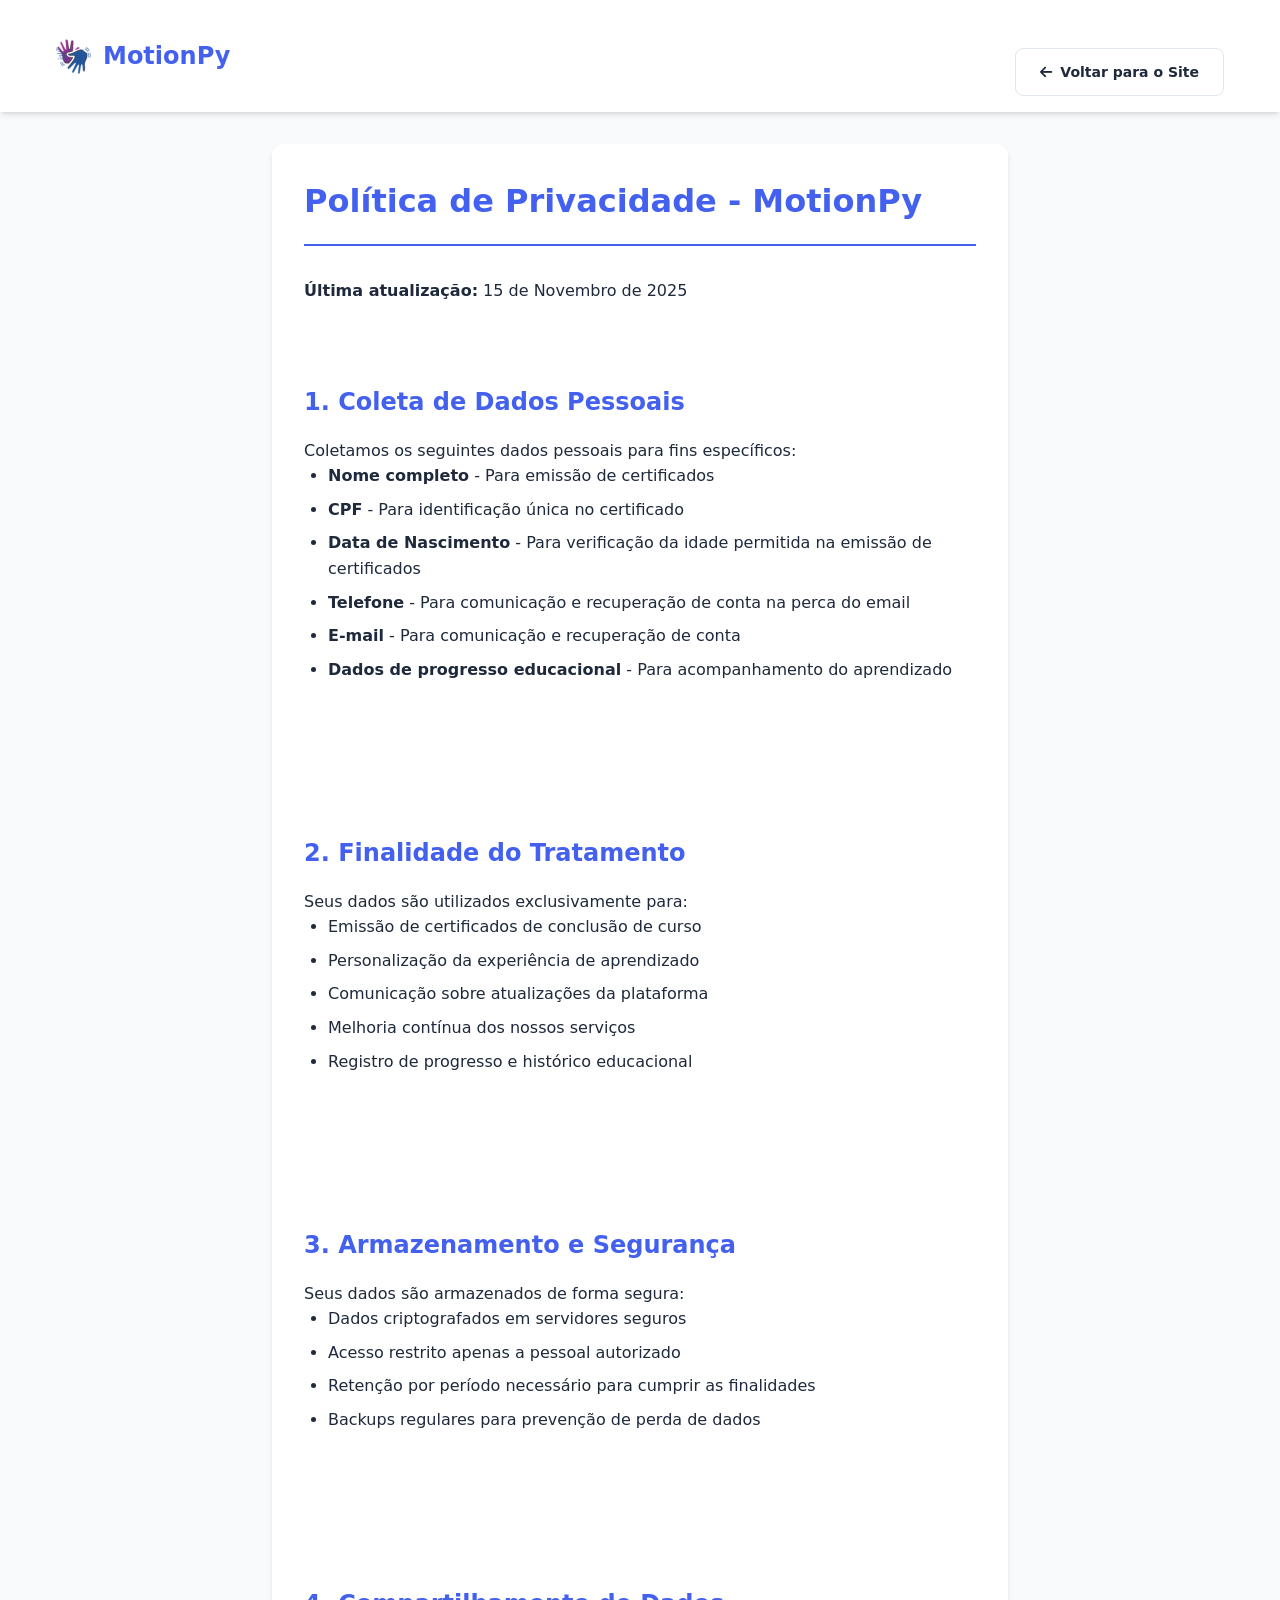
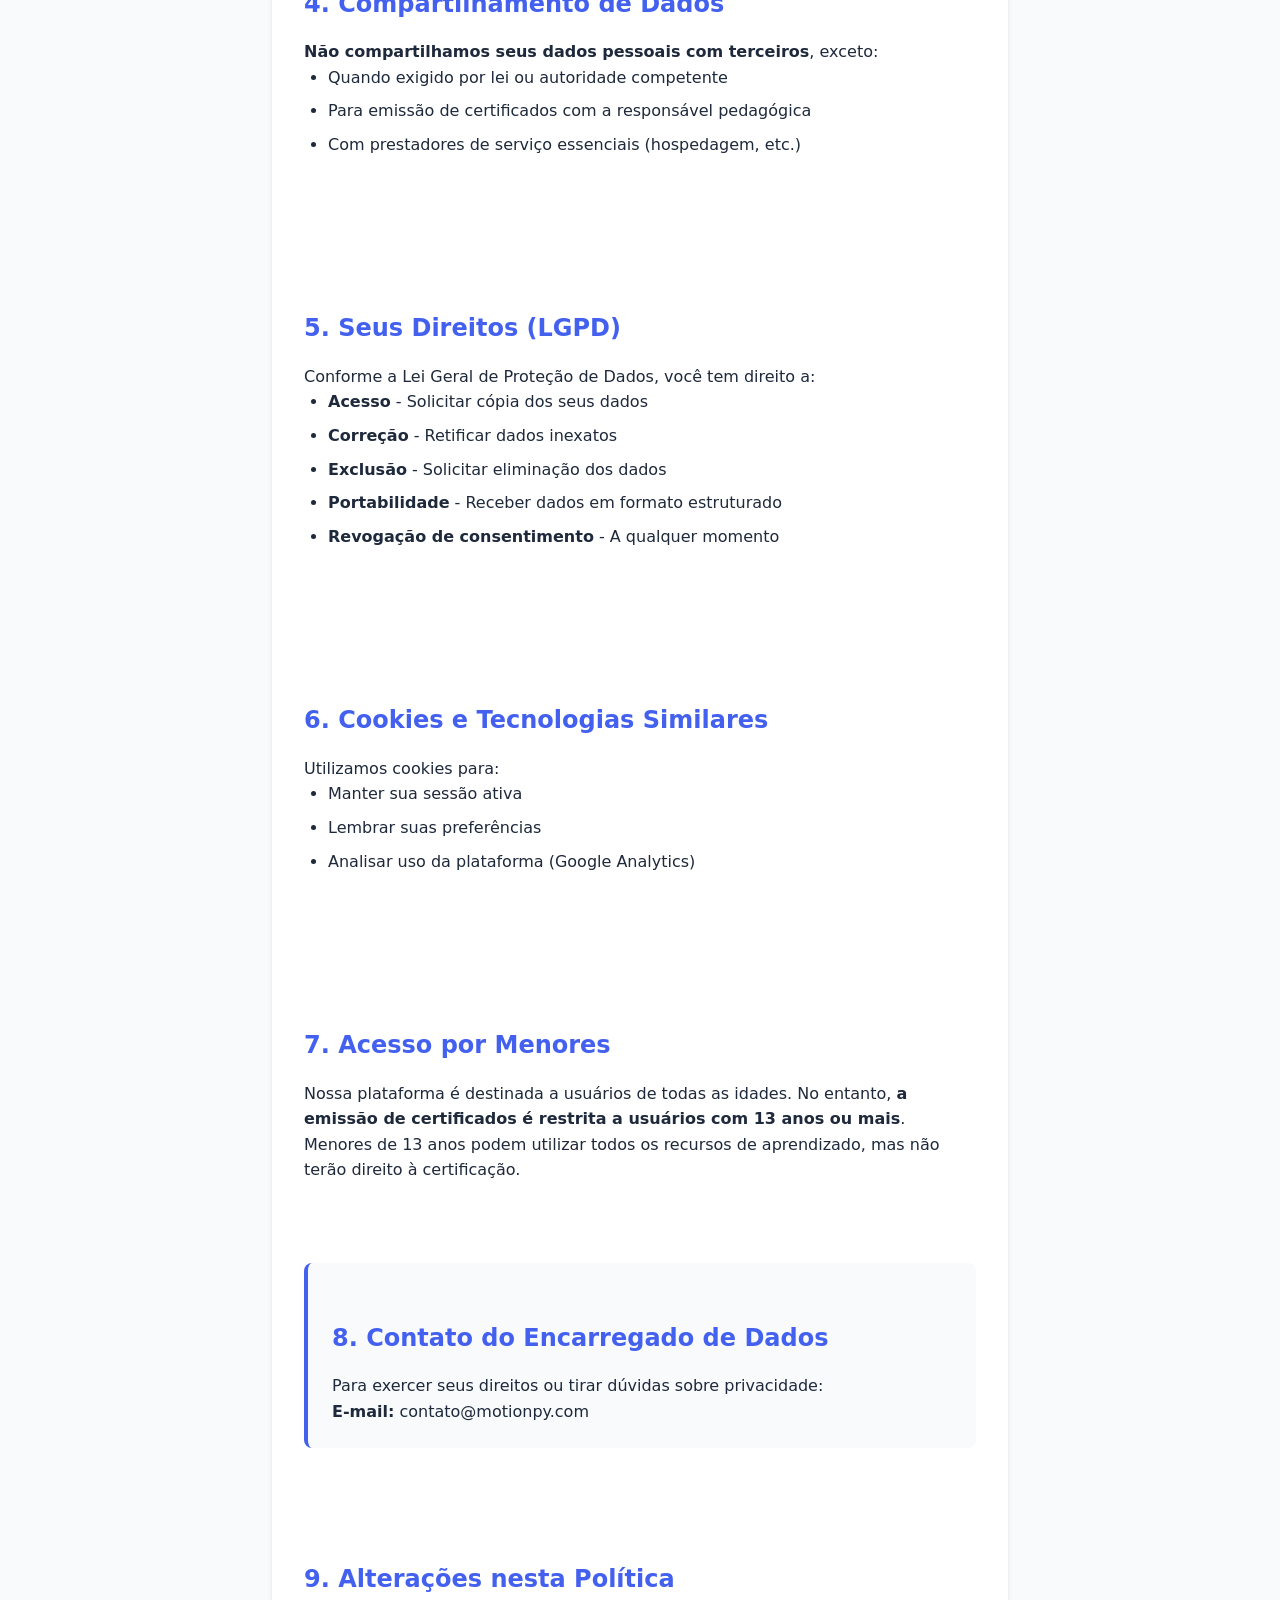
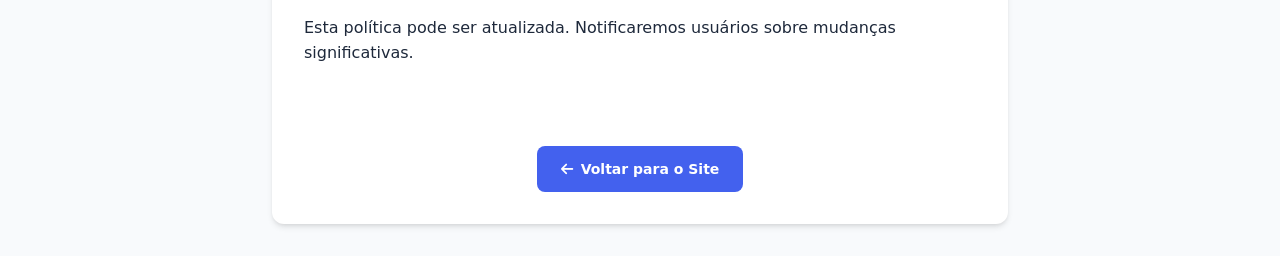
<file: Motionpy/frontend/privacidade.html>
<!DOCTYPE html>
<html lang="pt-BR">
<head>
    <meta charset="UTF-8">
    <meta name="viewport" content="width=device-width, initial-scale=1.0">
    <title>Política de Privacidade - MotionPy</title>
    <link rel="stylesheet" href="style.css">
    <link rel="stylesheet" href="https://cdnjs.cloudflare.com/ajax/libs/font-awesome/6.4.0/css/all.min.css">
    <style>
        .privacy-container {
            max-width: 800px;
            margin: 0 auto;
            padding: 2rem;
        }
        .privacy-content {
            background: var(--surface);
            padding: 2rem;
            border-radius: var(--radius-lg);
            box-shadow: var(--shadow);
        }
        .privacy-content h1 {
            color: var(--primary);
            border-bottom: 2px solid var(--primary);
            padding-bottom: 1rem;
            margin-bottom: 2rem;
        }
        .privacy-content h2 {
            color: var(--primary);
            margin-top: 2rem;
            margin-bottom: 1rem;
        }
        .privacy-content ul {
            padding-left: 1.5rem;
            margin-bottom: 1.5rem;
        }
        .privacy-content li {
            margin-bottom: 0.5rem;
        }
        .contact-info {
            background: var(--background);
            padding: 1.5rem;
            border-radius: var(--radius);
            border-left: 4px solid var(--primary);
            margin: 2rem 0;
        }
        .back-button {
            margin-top: 2rem;
            text-align: center;
        }
    </style>
</head>
<body>
        <!--V libras-->
    <div vw class="enabled">
        <div vw-access-button class="active"></div>
        <div vw-plugin-wrapper>
            <div class="vw-plugin-top-wrapper"></div>
        </div>
    </div>
    
    <script src="https://vlibras.gov.br/app/vlibras-plugin.js"></script>
    
    <script>
        new window.VLibras.Widget('https://vlibras.gov.br/app');
    </script>
    <header>
        <div class="container">
            <div class="header-content">
                <a href="index.html" class="logo">
                    <img src="imagens/logo.png" alt="MotionPy Logo">
                    <span>MotionPy</span>
                </a>
                <div class="back-button">
                    <a href="index.html" class="btn btn-outline">
                        <i class="fas fa-arrow-left"></i>
                        Voltar para o Site
                    </a>
                </div>
            </div>
        </div>
    </header>

    <main class="container">
        <div class="privacy-container">
            <div class="privacy-content">
                <h1>Política de Privacidade - MotionPy</h1>
                <p class="last-updated"><strong>Última atualização:</strong> 15 de Novembro de 2025</p>

                <div class="section">
                    <h2>1. Coleta de Dados Pessoais</h2>
                    <p>Coletamos os seguintes dados pessoais para fins específicos:</p>
                    <ul>
                        <li><strong>Nome completo</strong> - Para emissão de certificados</li>
                        <li><strong>CPF</strong> - Para identificação única no certificado</li>
                        <li><strong>Data de Nascimento</strong> - Para verificação da idade permitida na emissão de certificados</li>
                        <li><strong>Telefone</strong> - Para comunicação e recuperação de conta na perca do email</li>
                        <li><strong>E-mail</strong> - Para comunicação e recuperação de conta</li>
                        <li><strong>Dados de progresso educacional</strong> - Para acompanhamento do aprendizado</li>
                    </ul>
                </div>

                <div class="section">
                    <h2>2. Finalidade do Tratamento</h2>
                    <p>Seus dados são utilizados exclusivamente para:</p>
                    <ul>
                        <li>Emissão de certificados de conclusão de curso</li>
                        <li>Personalização da experiência de aprendizado</li>
                        <li>Comunicação sobre atualizações da plataforma</li>
                        <li>Melhoria contínua dos nossos serviços</li>
                        <li>Registro de progresso e histórico educacional</li>
                    </ul>
                </div>

                <div class="section">
                    <h2>3. Armazenamento e Segurança</h2>
                    <p>Seus dados são armazenados de forma segura:</p>
                    <ul>
                        <li>Dados criptografados em servidores seguros</li>
                        <li>Acesso restrito apenas a pessoal autorizado</li>
                        <li>Retenção por período necessário para cumprir as finalidades</li>
                        <li>Backups regulares para prevenção de perda de dados</li>
                    </ul>
                </div>

                <div class="section">
                    <h2>4. Compartilhamento de Dados</h2>
                    <p><strong>Não compartilhamos seus dados pessoais com terceiros</strong>, exceto:</p>
                    <ul>
                        <li>Quando exigido por lei ou autoridade competente</li>
                        <li>Para emissão de certificados com a responsável pedagógica</li>
                        <li>Com prestadores de serviço essenciais (hospedagem, etc.)</li>
                    </ul>
                </div>

                <div class="section">
                    <h2>5. Seus Direitos (LGPD)</h2>
                    <p>Conforme a Lei Geral de Proteção de Dados, você tem direito a:</p>
                    <ul>
                        <li><strong>Acesso</strong> - Solicitar cópia dos seus dados</li>
                        <li><strong>Correção</strong> - Retificar dados inexatos</li>
                        <li><strong>Exclusão</strong> - Solicitar eliminação dos dados</li>
                        <li><strong>Portabilidade</strong> - Receber dados em formato estruturado</li>
                        <li><strong>Revogação de consentimento</strong> - A qualquer momento</li>
                    </ul>
                </div>

                <div class="section">
                    <h2>6. Cookies e Tecnologias Similares</h2>
                    <p>Utilizamos cookies para:</p>
                    <ul>
                        <li>Manter sua sessão ativa</li>
                        <li>Lembrar suas preferências</li>
                        <li>Analisar uso da plataforma (Google Analytics)</li>
                    </ul>
                </div>

                <div class="section">
                    <h2>7. Acesso por Menores</h2>
                    <p>Nossa plataforma é destinada a usuários de todas as idades. No entanto, <strong>a emissão de certificados é restrita a usuários com 13 anos ou mais</strong>.</p>
                    <p> Menores de 13 anos podem utilizar todos os recursos de aprendizado, mas não terão direito à certificação.</p>
                </div>

                <div class="contact-info">
                    <h2>8. Contato do Encarregado de Dados</h2>
                    <p>Para exercer seus direitos ou tirar dúvidas sobre privacidade:</p>
                    <p><strong>E-mail:</strong> contato@motionpy.com</p>
                </div>

                <div class="section">
                    <h2>9. Alterações nesta Política</h2>
                    <p>Esta política pode ser atualizada. Notificaremos usuários sobre mudanças significativas.</p>
                </div>

                <div class="back-button">
                    <a href="index.html" class="btn btn-primary">
                        <i class="fas fa-arrow-left"></i>
                        Voltar para o Site
                    </a>
                </div>
            </div>
        </div>
    </main>
</body>
</html>
</file>
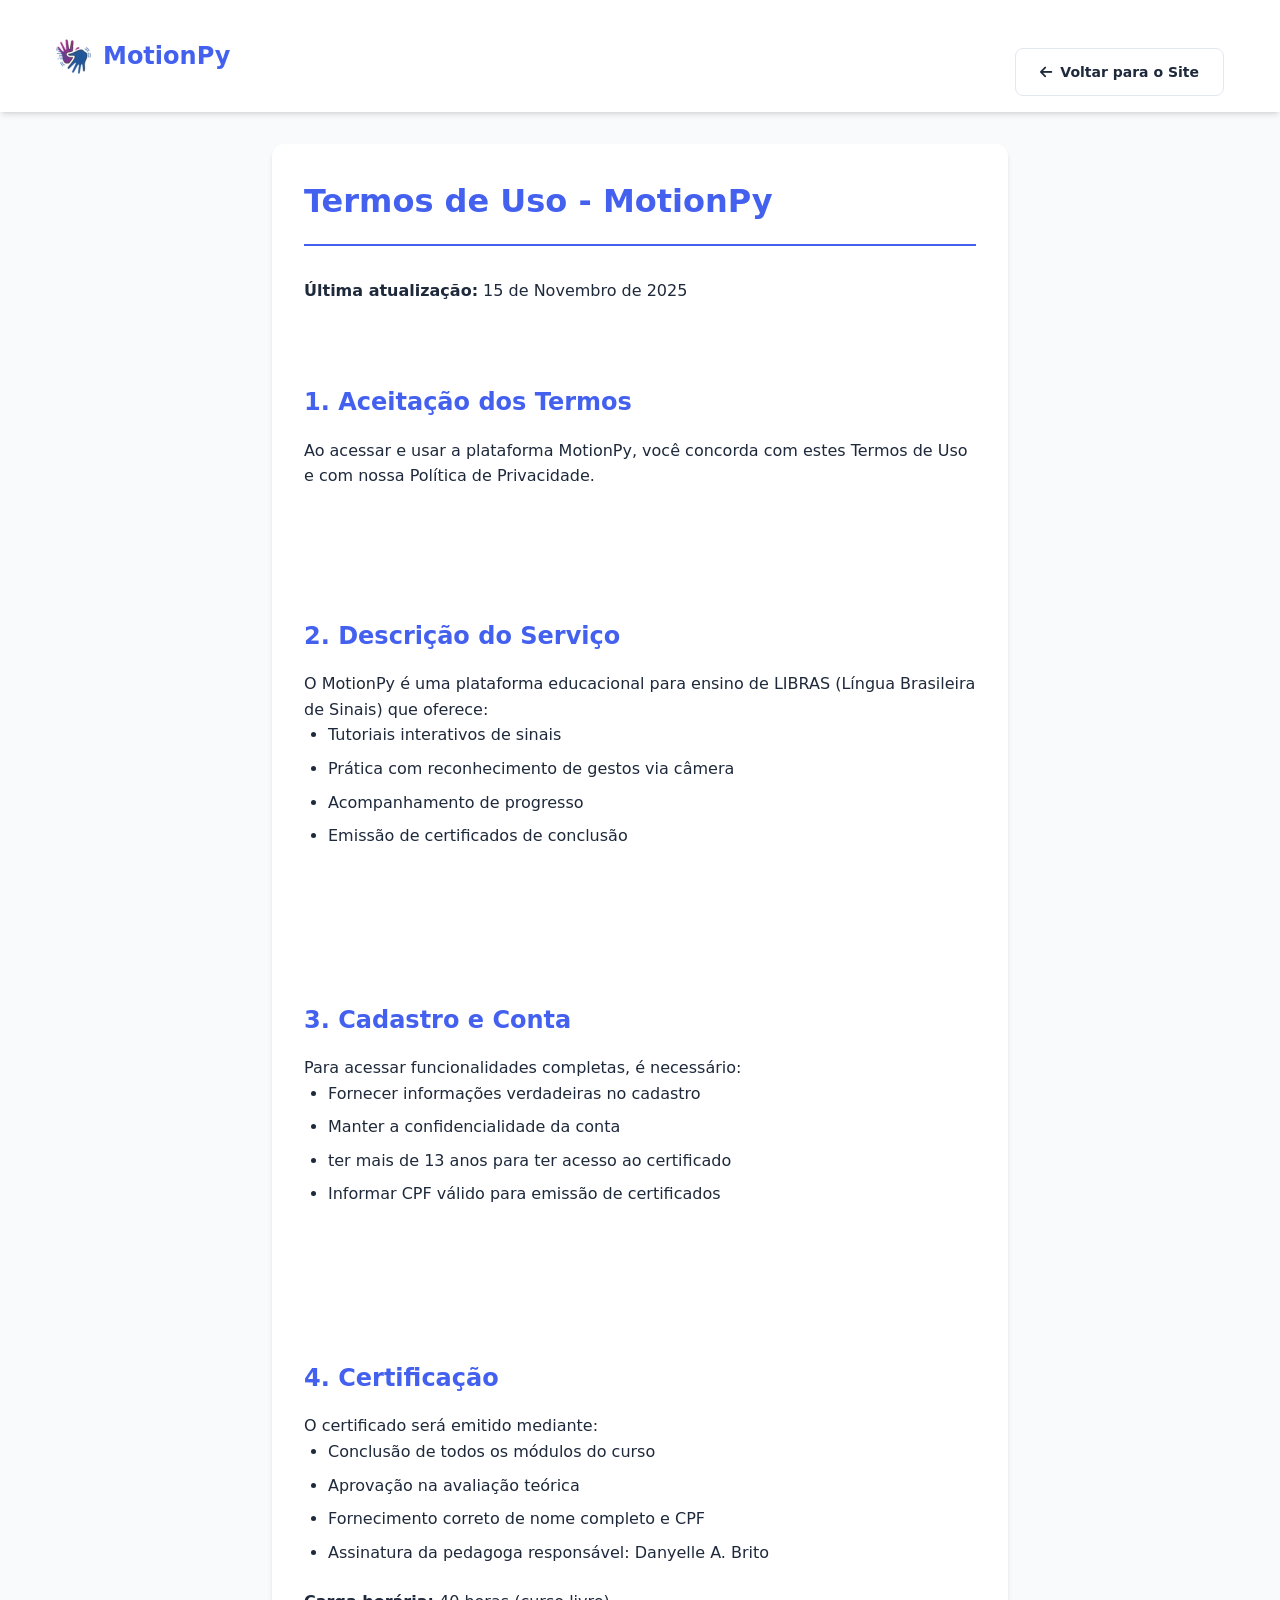
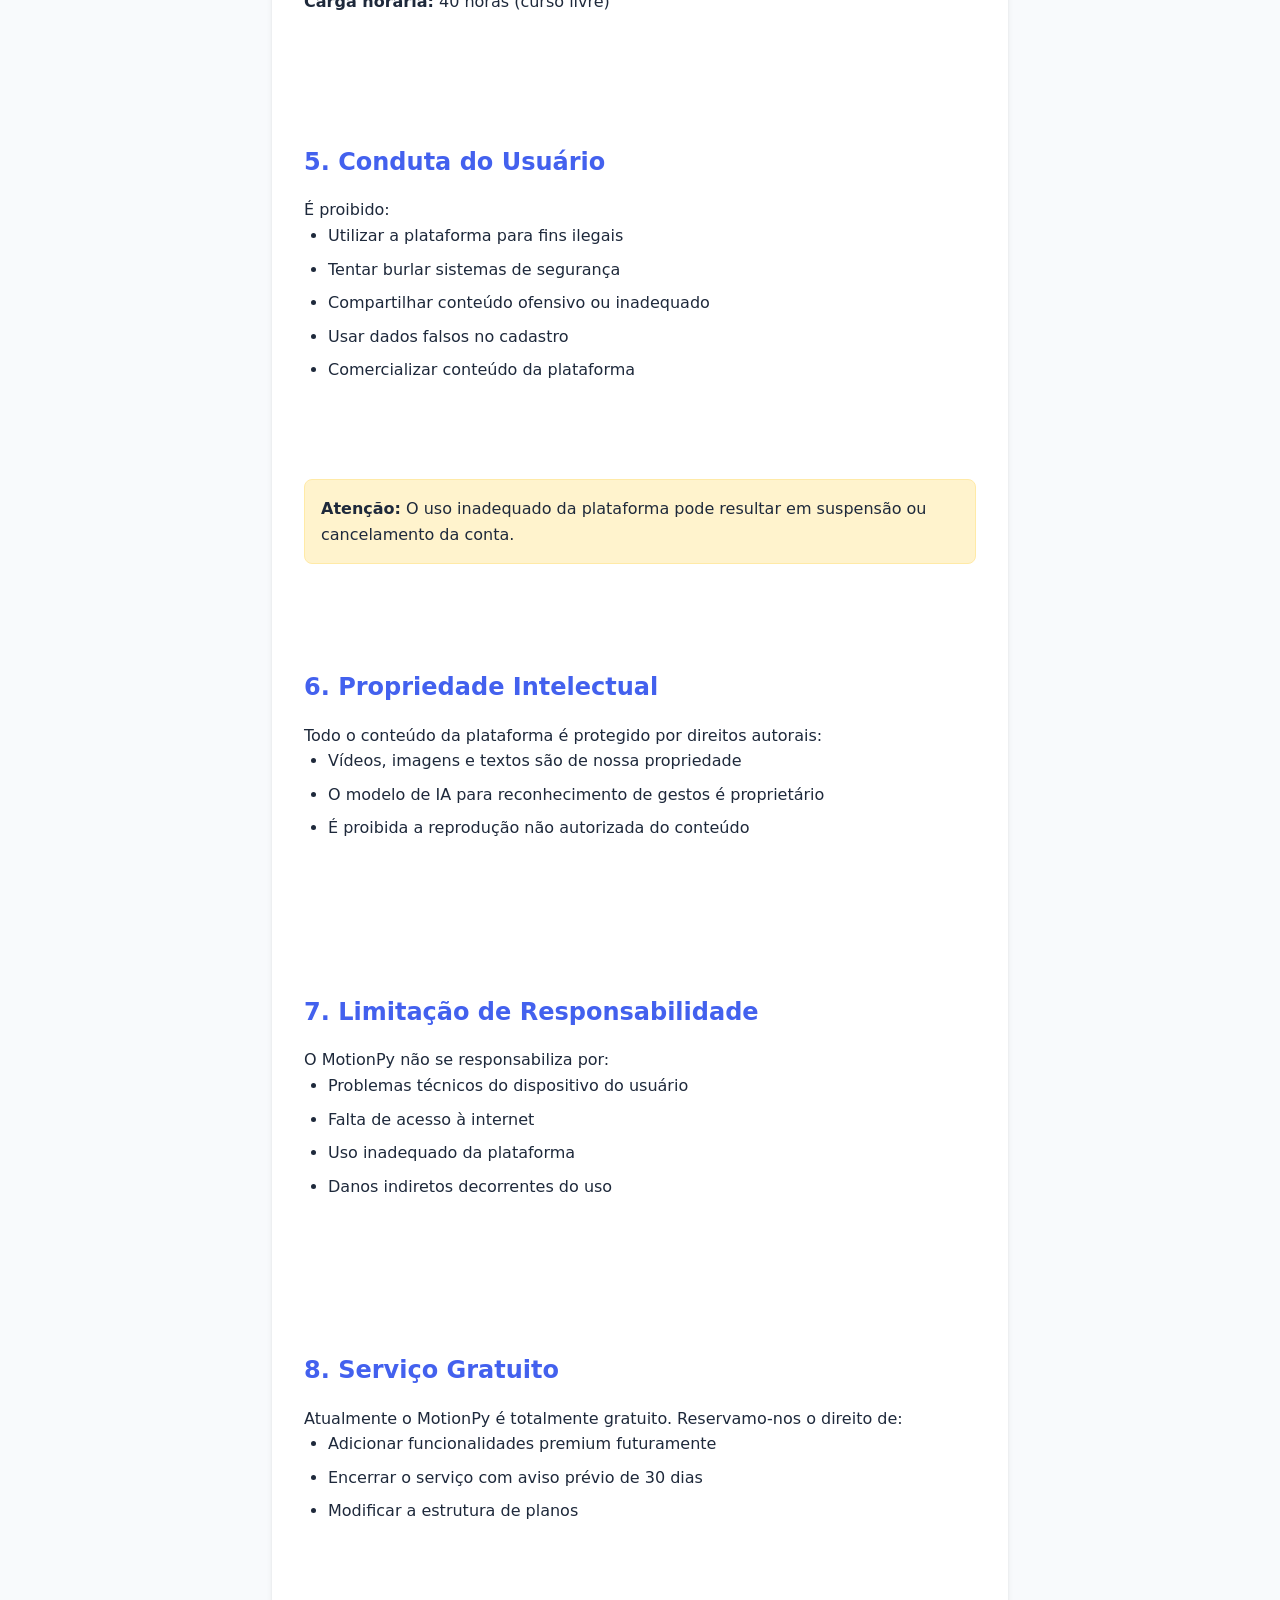
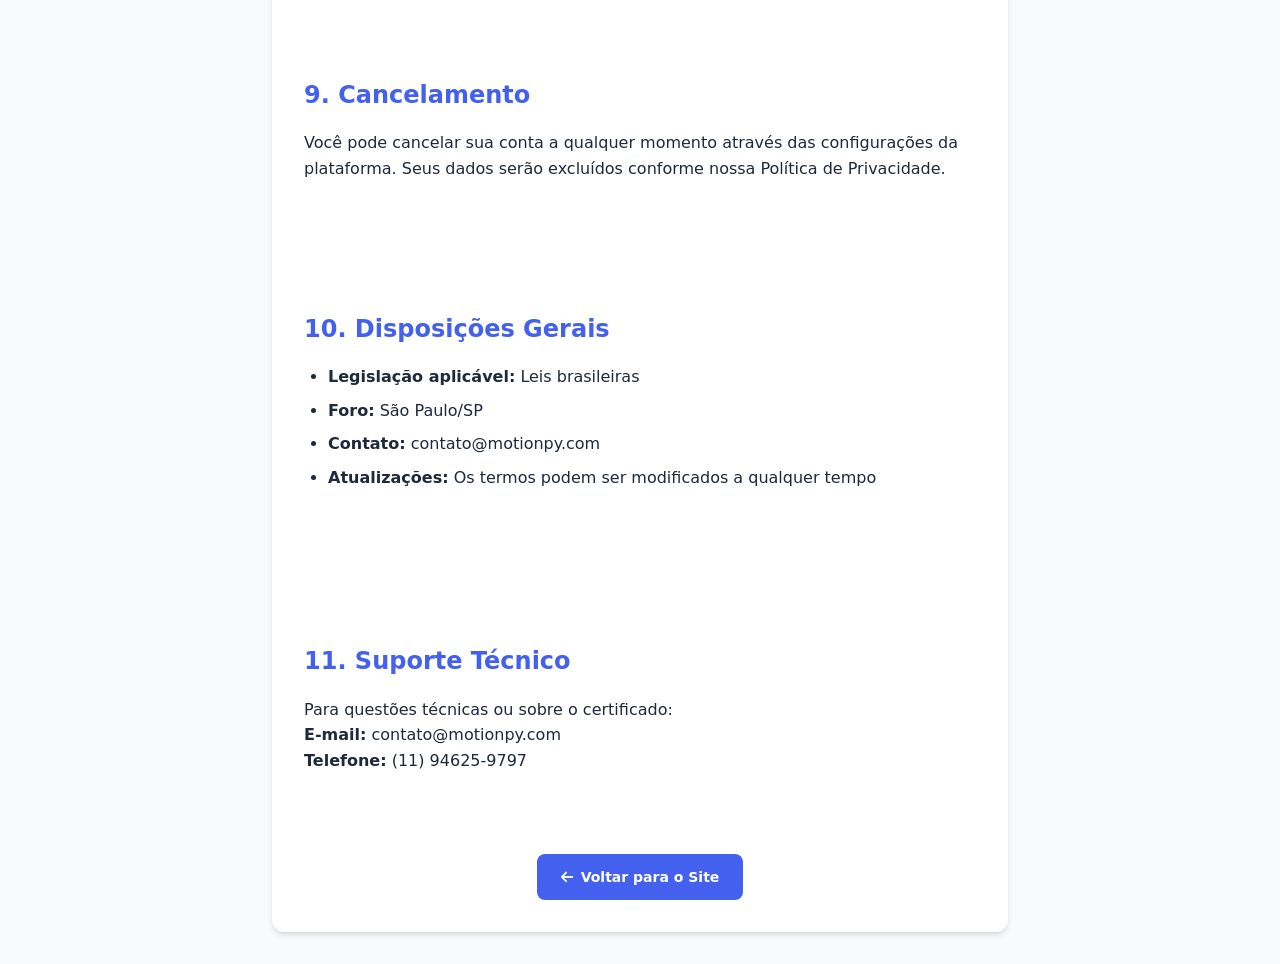
<file: Motionpy/frontend/termos.html>
<!DOCTYPE html>
<html lang="pt-BR">
<head>
    <meta charset="UTF-8">
    <meta name="viewport" content="width=device-width, initial-scale=1.0">
    <title>Termos de Uso - MotionPy</title>
    <link rel="stylesheet" href="style.css">
    <link rel="stylesheet" href="https://cdnjs.cloudflare.com/ajax/libs/font-awesome/6.4.0/css/all.min.css">
    <style>
        .terms-container {
            max-width: 800px;
            margin: 0 auto;
            padding: 2rem;
        }
        .terms-content {
            background: var(--surface);
            padding: 2rem;
            border-radius: var(--radius-lg);
            box-shadow: var(--shadow);
        }
        .terms-content h1 {
            color: var(--primary);
            border-bottom: 2px solid var(--primary);
            padding-bottom: 1rem;
            margin-bottom: 2rem;
        }
        .terms-content h2 {
            color: var(--primary);
            margin-top: 2rem;
            margin-bottom: 1rem;
        }
        .terms-content ul {
            padding-left: 1.5rem;
            margin-bottom: 1.5rem;
        }
        .terms-content li {
            margin-bottom: 0.5rem;
        }
        .warning {
            background: #fff3cd;
            border: 1px solid #ffeaa7;
            padding: 1rem;
            border-radius: var(--radius);
            margin: 1.5rem 0;
        }
        .back-button {
            margin-top: 2rem;
            text-align: center;
        }
    </style>
</head>
<body>
            <!--V libras-->
    <div vw class="enabled">
        <div vw-access-button class="active"></div>
        <div vw-plugin-wrapper>
            <div class="vw-plugin-top-wrapper"></div>
        </div>
    </div>
    
    <script src="https://vlibras.gov.br/app/vlibras-plugin.js"></script>
    
    <script>
        new window.VLibras.Widget('https://vlibras.gov.br/app');
    </script>
    <header>
        <div class="container">
            <div class="header-content">
                <a href="index.html" class="logo">
                    <img src="imagens/logo.png" alt="MotionPy Logo">
                    <span>MotionPy</span>
                </a>
                <div class="back-button">
                    <a href="index.html" class="btn btn-outline">
                        <i class="fas fa-arrow-left"></i>
                        Voltar para o Site
                    </a>
                </div>
            </div>
        </div>
    </header>

    <main class="container">
        <div class="terms-container">
            <div class="terms-content">
                <h1>Termos de Uso - MotionPy</h1>
                <p class="last-updated"><strong>Última atualização:</strong> 15 de Novembro de 2025</p>

                <div class="section">
                    <h2>1. Aceitação dos Termos</h2>
                    <p>Ao acessar e usar a plataforma MotionPy, você concorda com estes Termos de Uso e com nossa Política de Privacidade.</p>
                </div>

                <div class="section">
                    <h2>2. Descrição do Serviço</h2>
                    <p>O MotionPy é uma plataforma educacional para ensino de LIBRAS (Língua Brasileira de Sinais) que oferece:</p>
                    <ul>
                        <li>Tutoriais interativos de sinais</li>
                        <li>Prática com reconhecimento de gestos via câmera</li>
                        <li>Acompanhamento de progresso</li>
                        <li>Emissão de certificados de conclusão</li>
                    </ul>
                </div>

                <div class="section">
                    <h2>3. Cadastro e Conta</h2>
                    <p>Para acessar funcionalidades completas, é necessário:</p>
                    <ul>
                        <li>Fornecer informações verdadeiras no cadastro</li>
                        <li>Manter a confidencialidade da conta</li>
                        <li>ter mais de 13 anos para ter acesso ao certificado</li>
                        <li>Informar CPF válido para emissão de certificados</li>
                    </ul>
                </div>

                <div class="section">
                    <h2>4. Certificação</h2>
                    <p>O certificado será emitido mediante:</p>
                    <ul>
                        <li>Conclusão de todos os módulos do curso</li>
                        <li>Aprovação na avaliação teórica</li>
                        <li>Fornecimento correto de nome completo e CPF</li>
                        <li>Assinatura da pedagoga responsável: Danyelle A. Brito</li>
                    </ul>
                    <p><strong>Carga horária:</strong> 40 horas (curso livre)</p>
                </div>

                <div class="section">
                    <h2>5. Conduta do Usuário</h2>
                    <p>É proibido:</p>
                    <ul>
                        <li>Utilizar a plataforma para fins ilegais</li>
                        <li>Tentar burlar sistemas de segurança</li>
                        <li>Compartilhar conteúdo ofensivo ou inadequado</li>
                        <li>Usar dados falsos no cadastro</li>
                        <li>Comercializar conteúdo da plataforma</li>
                    </ul>
                </div>

                <div class="warning">
                    <strong>Atenção:</strong> O uso inadequado da plataforma pode resultar em suspensão ou cancelamento da conta.
                </div>

                <div class="section">
                    <h2>6. Propriedade Intelectual</h2>
                    <p>Todo o conteúdo da plataforma é protegido por direitos autorais:</p>
                    <ul>
                        <li>Vídeos, imagens e textos são de nossa propriedade</li>
                        <li>O modelo de IA para reconhecimento de gestos é proprietário</li>
                        <li>É proibida a reprodução não autorizada do conteúdo</li>
                    </ul>
                </div>

                <div class="section">
                    <h2>7. Limitação de Responsabilidade</h2>
                    <p>O MotionPy não se responsabiliza por:</p>
                    <ul>
                        <li>Problemas técnicos do dispositivo do usuário</li>
                        <li>Falta de acesso à internet</li>
                        <li>Uso inadequado da plataforma</li>
                        <li>Danos indiretos decorrentes do uso</li>
                    </ul>
                </div>

                <div class="section">
                    <h2>8. Serviço Gratuito</h2>
                    <p>Atualmente o MotionPy é totalmente gratuito. Reservamo-nos o direito de:</p>
                    <ul>
                        <li>Adicionar funcionalidades premium futuramente</li>
                        <li>Encerrar o serviço com aviso prévio de 30 dias</li>
                        <li>Modificar a estrutura de planos</li>
                    </ul>
                </div>

                <div class="section">
                    <h2>9. Cancelamento</h2>
                    <p>Você pode cancelar sua conta a qualquer momento através das configurações da plataforma. Seus dados serão excluídos conforme nossa Política de Privacidade.</p>
                </div>

                <div class="section">
                    <h2>10. Disposições Gerais</h2>
                    <ul>
                        <li><strong>Legislação aplicável:</strong> Leis brasileiras</li>
                        <li><strong>Foro:</strong> São Paulo/SP</li>
                        <li><strong>Contato:</strong> contato@motionpy.com</li>
                        <li><strong>Atualizações:</strong> Os termos podem ser modificados a qualquer tempo</li>
                    </ul>
                </div>

                <div class="section">
                    <h2>11. Suporte Técnico</h2>
                    <p>Para questões técnicas ou sobre o certificado:</p>
                    <p><strong>E-mail:</strong> contato@motionpy.com</p>
                    <p><strong>Telefone:</strong> (11) 94625-9797</p>
                </div>

                <div class="back-button">
                    <a href="index.html" class="btn btn-primary">
                        <i class="fas fa-arrow-left"></i>
                        Voltar para o Site
                    </a>
                </div>
            </div>
        </div>
    </main>
</body>
</html>
</file>
<file: Motionpy/frontend/style.css>
/* ===== VARIÁVEIS E CONFIGURAÇÕES GLOBAIS ===== */
:root {
    --primary: #4361ee;
    --primary-dark: #3a56d4;
    --primary-light: #4895ef;
    --secondary: #7209b7;
    --accent: #4cc9f0;
    --success: #4ade80;
    --warning: #f59e0b;
    --error: #ef4444;
    --background: #f8fafc;
    --surface: #ffffff;
    --text-primary: #1e293b;
    --text-secondary: #64748b;
    --text-muted: #94a3b8;
    --border: #e2e8f0;
    --shadow-sm: 0 1px 2px 0 rgb(0 0 0 / 0.05);
    --shadow: 0 4px 6px -1px rgb(0 0 0 / 0.1), 0 2px 4px -2px rgb(0 0 0 / 0.1);
    --shadow-lg: 0 10px 15px -3px rgb(0 0 0 / 0.1), 0 4px 6px -4px rgb(0 0 0 / 0.1);
    --radius: 8px;
    --radius-lg: 12px;
    --transition: all 0.3s ease;
}

/* ===== ESTILOS PARA TUTORIAIS ===== */
.tutorials-grid {
    display: grid;
    grid-template-columns: 300px 1fr;
    gap: 2rem;
    margin-top: 2rem;
}

.tutorials-sidebar {
    background-color: var(--surface);
    border-radius: var(--radius);
    padding: 1.5rem;
    box-shadow: var(--shadow);
    height: fit-content;
    position: sticky;
    top: 100px;
}

.tutorials-sidebar h3 {
    margin-bottom: 1rem;
    color: var(--primary-color);
}

.tutorials-list {
    list-style: none;
    padding: 0;
    margin: 0;
}

.tutorials-list li {
    margin-bottom: 0.5rem;
}

.tutorials-list strong {
    display: block;
    margin-top: 1rem;
    margin-bottom: 0.5rem;
    color: var(--text-color);
    font-size: 1.1rem;
}

.tutorials-list li:first-child strong {
    margin-top: 0;
}

.tutorial-link {
    display: block;
    padding: 0.75rem 1rem;
    color: var(--text-color);
    text-decoration: none;
    border-radius: var(--border-radius);
    transition: all 0.3s ease;
    border-left: 3px solid transparent;
}

.tutorial-link:hover {
    background-color: var(--bg-secondary);
    border-left-color: var(--primary-color);
}

.tutorial-link.active {
    background-color: var(--primary-color);
    color: white;
    border-left-color: var(--primary-dark);
}

.tutorial-content {
    min-height: 500px;
}

.tutorial-image {
    width: 100%;
    max-width: 400px;
    height: auto;
    border-radius: var(--border-radius);
    margin: 0 auto 2rem;
    display: block;
    box-shadow: 0 4px 12px rgba(0, 0, 0, 0.1);
}

.tutorial-video-container {
    margin-bottom: 2rem;
    text-align: center;
}

.tutorial-video {
    width: 100%;
    max-width: 400px;
    border-radius: var(--border-radius);
    box-shadow: 0 4px 12px rgba(0, 0, 0, 0.1);
}

.tutorial-steps {
    margin-top: 2rem;
}

.tutorial-step {
    display: flex;
    gap: 1rem;
    margin-bottom: 1.5rem;
    align-items: flex-start;
}

.step-number {
    background-color: var(--primary-color);
    color: white;
    width: 32px;
    height: 32px;
    border-radius: 50%;
    display: flex;
    align-items: center;
    justify-content: center;
    flex-shrink: 0;
    font-weight: bold;
    font-size: 0.9rem;
}

.step-content h4 {
    margin: 0 0 0.5rem 0;
    color: var(--text-color);
    font-size: 1.1rem;
}

.step-content p {
    margin: 0;
    color: var(--text-muted);
    line-height: 1.5;
}

/* Responsividade */
@media (max-width: 768px) {
    .tutorials-grid {
        grid-template-columns: 1fr;
        gap: 1rem;
    }
    
    .tutorials-sidebar {
        position: static;
    }
    
    .tutorial-step {
        flex-direction: column;
        text-align: center;
    }
    
    .step-number {
        align-self: center;
    }
}

.dark-mode {
    --background: #0f172a;
    --surface: #1e293b;
    --text-primary: #f1f5f9;
    --text-secondary: #cbd5e1;
    --text-muted: #64748b;
    --border: #334155;
}

* {
    margin: 0;
    padding: 0;
    box-sizing: border-box;
}

body {
    font-family: 'Segoe UI', system-ui, -apple-system, sans-serif;
    background-color: var(--background);
    color: var(--text-primary);
    line-height: 1.6;
    transition: background-color 0.3s ease, color 0.3s ease;
}

/* ===== LAYOUT PRINCIPAL ===== */
.container {
    width: 100%;
    max-width: 1200px;
    margin: 0 auto;
    padding: 0 1rem;
}

.page {
    display: none;
}

.page.active {
    display: block;
    animation: fadeIn 0.5s ease;
}

/* ===== HEADER E NAVEGAÇÃO ===== */
header {
    background-color: var(--surface);
    box-shadow: var(--shadow);
    position: sticky;
    top: 0;
    z-index: 100;
    transition: var(--transition);
}

.header-content {
    display: flex;
    justify-content: space-between;
    align-items: center;
    padding: 1rem 0;
}

.logo {
    display: flex;
    align-items: center;
    gap: 0.75rem;
    font-size: 1.5rem;
    font-weight: 700;
    color: var(--primary);
    text-decoration: none;
}

.logo i {
    font-size: 1.75rem;
}

nav ul {
    display: flex;
    list-style: none;
    gap: 2rem;
}

nav a {
    color: var(--text-primary);
    text-decoration: none;
    font-weight: 500;
    padding: 0.5rem 0.75rem;
    border-radius: var(--radius);
    transition: var(--transition);
    position: relative;
}

nav a:hover {
    color: var(--primary);
    background-color: rgba(67, 97, 238, 0.1);
}

nav a.active {
    color: var(--primary);
    font-weight: 600;
}

nav a.active::after {
    content: '';
    position: absolute;
    bottom: -2px;
    left: 0.75rem;
    right: 0.75rem;
    height: 2px;
    background-color: var(--primary);
    border-radius: 2px;
}

.header-actions {
    display: flex;
    align-items: center;
    gap: 1rem;
}

/* ===== BOTÕES ===== */
.btn {
    display: inline-flex;
    align-items: center;
    justify-content: center;
    gap: 0.5rem;
    padding: 0.75rem 1.5rem;
    border: none;
    border-radius: var(--radius);
    font-weight: 600;
    font-size: 0.875rem;
    cursor: pointer;
    transition: var(--transition);
    text-decoration: none;
}

.btn-primary {
    background-color: var(--primary);
    color: white;
}

.btn-primary:hover {
    background-color: var(--primary-dark);
    transform: translateY(-2px);
    box-shadow: var(--shadow);
}

.btn-secondary {
    background-color: transparent;
    color: var(--primary);
    border: 1px solid var(--primary);
}

.btn-secondary:hover {
    background-color: rgba(67, 97, 238, 0.1);
}

.btn-success {
    background-color: var(--success);
    color: white;
}

.btn-warning {
    background-color: var(--warning);
    color: white;
}

.btn-error {
    background-color: var(--error);
    color: white;
}

.btn-outline {
    background-color: transparent;
    color: var(--text-primary);
    border: 1px solid var(--border);
}

.btn-outline:hover {
    background-color: var(--background);
}

.btn-block {
    width: 100%;
}

.btn-icon {
    padding: 0.5rem;
    border-radius: 50%;
    background: transparent;
    border: none;
    color: var(--text-secondary);
    cursor: pointer;
    transition: var(--transition);
}

.btn-icon:hover {
    background-color: var(--background);
    color: var(--text-primary);
}

/* ===== SEÇÕES E CARDS ===== */
.section {
    padding: 3rem 0;
}

.section-header {
    margin-bottom: 2rem;
    text-align: center;
}

.section-title {
    font-size: 2rem;
    font-weight: 700;
    margin-bottom: 0.5rem;
    background: linear-gradient(135deg, var(--primary), var(--secondary));
    -webkit-background-clip: text;
    -webkit-text-fill-color: transparent;
    background-clip: text;
}

.section-subtitle {
    font-size: 1.125rem;
    color: var(--text-secondary);
    max-width: 600px;
    margin: 0 auto;
}

.card {
    background-color: var(--surface);
    border-radius: var(--radius-lg);
    box-shadow: var(--shadow);
    padding: 1.5rem;
    transition: var(--transition);
    border: 1px solid var(--border);
}

.card:hover {
    box-shadow: var(--shadow-lg);
    transform: translateY(-4px);
}

.card-header {
    margin-bottom: 1rem;
}

.card-title {
    font-size: 1.25rem;
    font-weight: 600;
    margin-bottom: 0.5rem;
}

.card-description {
    color: var(--text-secondary);
    font-size: 0.875rem;
}

/* ===== PÁGINA INICIAL ===== */
.hero {
    text-align: center;
    padding: 4rem 0;
    background: linear-gradient(135deg, rgba(67, 97, 238, 0.05) 0%, rgba(114, 9, 183, 0.05) 100%);
    border-radius: var(--radius-lg);
    margin: 2rem 0;
}

.hero-title {
    font-size: 3rem;
    font-weight: 800;
    margin-bottom: 1rem;
    line-height: 1.2;
}

.hero-title span {
    background: linear-gradient(135deg, var(--primary), var(--secondary));
    -webkit-background-clip: text;
    -webkit-text-fill-color: transparent;
    background-clip: text;
}

.hero-subtitle {
    font-size: 1.25rem;
    color: var(--text-secondary);
    max-width: 600px;
    margin: 0 auto 2rem;
}

.stats-grid {
    display: grid;
    grid-template-columns: repeat(auto-fit, minmax(200px, 1fr));
    gap: 1.5rem;
    margin: 3rem 0;
}

.stat-card {
    text-align: center;
    padding: 1.5rem;
}

.stat-value {
    font-size: 2.5rem;
    font-weight: 700;
    color: var(--primary);
    margin-bottom: 0.5rem;
}

.stat-label {
    color: var(--text-secondary);
    font-size: 0.875rem;
    font-weight: 500;
}

.categories-grid {
    display: grid;
    grid-template-columns: repeat(auto-fill, minmax(280px, 1fr));
    gap: 1.5rem;
    margin-top: 2rem;
}

.category-card {
    display: flex;
    flex-direction: column;
    align-items: center;
    text-align: center;
    padding: 2rem 1.5rem;
    cursor: pointer;
}

.category-icon {
    width: 80px;
    height: 80px;
    display: flex;
    align-items: center;
    justify-content: center;
    background: linear-gradient(135deg, var(--primary), var(--secondary));
    border-radius: 50%;
    margin-bottom: 1rem;
    font-size: 2rem;
    color: white;
}

.category-name {
    font-size: 1.25rem;
    font-weight: 600;
    margin-bottom: 0.5rem;
}

.category-description {
    color: var(--text-secondary);
    font-size: 0.875rem;
}

/* ===== PÁGINA DE PRÁTICA ===== */
body.practice-active {
    height: 100vh;
    overflow: hidden;
}

body.practice-active footer {
    display: none;
}

#practice-page.page.active {
    display: flex;
    flex-direction: column;
    height: var(--practice-page-height, calc(100vh - 7rem));
    min-height: 0;
    overflow: hidden;
}

#practice-page .section-header {
    margin-bottom: 0.75rem;
    flex: 0 0 auto;
}

#practice-page .section-title {
    font-size: clamp(1.35rem, 2.4vw, 1.75rem);
    margin-bottom: 0.2rem;
}

#practice-page .section-subtitle {
    font-size: 0.95rem;
}

.practice-container {
    display: grid;
    grid-template-columns: minmax(0, 1.1fr) minmax(300px, 0.9fr);
    gap: 1rem;
    align-items: stretch;
    flex: 1 1 auto;
    height: 0;
    min-height: 0;
}

@media (max-width: 968px) {
    .practice-container {
        grid-template-columns: 1fr;
        grid-template-rows: minmax(0, 0.65fr) minmax(0, 1fr);
    }
}

.video-container {
    position: relative;
    border-radius: var(--radius-lg);
    overflow: hidden;
    box-shadow: var(--shadow-lg);
    height: 100%;
    min-height: 0;
    display: flex;
    align-items: center;
    justify-content: center;
}

#video {
    width: 100%;
    height: 100%;
    display: block;
    background-color: var(--text-primary);
    object-fit: contain;
    transform: scaleX(-1);
}

#canvas {
    position: absolute;
    top: 0;
    left: 0;
    width: 100%;
    height: 100%;
    transform: scaleX(-1);
}

.video-overlay {
    position: absolute;
    top: 0;
    left: 0;
    width: 100%;
    height: 100%;
    display: flex;
    align-items: center;
    justify-content: center;
    background-color: rgba(0, 0, 0, 0.7);
    color: white;
    font-size: 1.125rem;
    flex-direction: column;
    gap: 1rem;
}

.video-overlay.hidden {
    display: none;
}

.practice-controls {
    display: flex;
    flex-direction: column;
    gap: 0.5rem;
    min-height: 0;
}

.camera-status {
    color: var(--text-secondary);
    font-size: 0.78rem;
    margin: 0;
    text-align: center;
}

#practice-page .practice-controls > .card {
    display: flex;
    flex-direction: column;
    gap: 0.45rem;
    height: 100%;
    min-height: 0;
    overflow: hidden;
    padding: 1rem;
}

#practice-page .practice-controls .form-group {
    gap: 0.25rem;
    flex: 0 0 auto;
}

#practice-page .form-label {
    font-size: 0.85rem;
}

#practice-page .form-select {
    min-height: 2.5rem;
    padding: 0.45rem 0.7rem;
    font-size: 0.9rem;
}

#practice-page #current-sign-info {
    flex: 0 1 auto;
    min-height: 0;
    text-align: center;
}

#practice-page .sign-name {
    font-size: 1.15rem;
    margin-bottom: 0.1rem;
}

#practice-page .sign-description {
    font-size: 0.8rem;
    line-height: 1.25;
    margin-bottom: 0.3rem;
}

#practice-page .sign-video {
    max-width: 180px;
    max-height: 16vh;
    object-fit: contain;
}

#practice-page .feedback-container {
    flex: 0 0 auto;
    margin-top: 0;
}

#practice-page .feedback {
    padding: 0.55rem 0.7rem;
    font-size: 0.85rem;
    line-height: 1.3;
}

#practice-page .progress-container {
    flex: 0 0 auto;
    margin: 0.25rem 0;
}

#practice-page .actions-grid {
    flex: 0 0 auto;
    gap: 0.5rem;
}

#practice-page .actions-grid .btn {
    min-width: 0;
    padding: 0.5rem 0.6rem;
    font-size: 0.78rem;
}

#practice-page .card:hover {
    transform: none;
}

@supports (height: 100dvh) {
    body.practice-active {
        height: 100dvh;
    }

    #practice-page.page.active {
        height: var(--practice-page-height, calc(100dvh - 7rem));
    }
}

@media (max-width: 968px) {
    #practice-page.page.active {
        height: var(--practice-page-height, calc(100vh - 6.5rem));
    }

    .practice-container {
        grid-template-rows: minmax(0, 0.6fr) minmax(0, 1fr);
    }

    #practice-page .sign-video {
        max-width: 140px;
        max-height: 10vh;
    }

    #practice-page .progress-container {
        display: none;
    }

    #practice-page .practice-controls > .card {
        padding: 0.7rem;
        gap: 0.3rem;
    }

    #practice-page .camera-status {
        font-size: 0.7rem;
    }
}

@supports (height: 100dvh) {
    @media (max-width: 968px) {
        #practice-page.page.active {
            height: var(--practice-page-height, calc(100dvh - 6.5rem));
        }
    }
}

.form-group {
    display: flex;
    flex-direction: column;
    gap: 0.5rem;
}

.form-label {
    font-weight: 600;
    color: var(--text-primary);
}

.form-select, .form-input {
    padding: 0.75rem 1rem;
    border: 1px solid var(--border);
    border-radius: var(--radius);
    background-color: var(--surface);
    color: var(--text-primary);
    font-size: 1rem;
    transition: var(--transition);
}

.form-select:focus, .form-input:focus {
    outline: none;
    border-color: var(--primary);
    box-shadow: 0 0 0 3px rgba(67, 97, 238, 0.1);
}

.current-sign {
    text-align: center;
    padding: 1.5rem;
}

.sign-name {
    font-size: 1.5rem;
    font-weight: 700;
    margin-bottom: 0.5rem;
    color: var(--primary);
}

.sign-description {
    color: var(--text-secondary);
    margin-bottom: 1rem;
}

.sign-video {
    width: 100%;
    max-width: 200px;
    border-radius: var(--radius);
    margin: 0 auto;
    display: block;
}

.sign-video[hidden] {
    display: none;
}

.feedback-container {
    margin-top: 1.5rem;
}

.feedback {
    padding: 1rem 1.5rem;
    border-radius: var(--radius);
    font-weight: 600;
    text-align: center;
    transition: var(--transition);
    display: flex;
    align-items: center;
    justify-content: center;
    gap: 0.5rem;
}

.feedback.correct {
    background-color: rgba(74, 222, 128, 0.1);
    color: var(--success);
    border: 1px solid rgba(74, 222, 128, 0.2);
}

.feedback.incorrect {
    background-color: rgba(239, 68, 68, 0.1);
    color: var(--error);
    border: 1px solid rgba(239, 68, 68, 0.2);
}

.feedback.hidden {
    display: none;
}

.progress-container {
    margin: 1.5rem 0;
}

.progress-header {
    display: flex;
    justify-content: space-between;
    margin-bottom: 0.5rem;
}

.progress-bar {
    height: 8px;
    background-color: var(--border);
    border-radius: 4px;
    overflow: hidden;
}

.progress-fill {
    height: 100%;
    background: linear-gradient(90deg, var(--primary), var(--secondary));
    border-radius: 4px;
    transition: width 0.5s ease;
}

.actions-grid {
    display: grid;
    grid-template-columns: 1fr 1fr;
    gap: 1rem;
}

/* ===== PÁGINA DE HISTÓRICO ===== */
.history-filters {
    display: flex;
    gap: 1rem;
    margin-bottom: 1.5rem;
    flex-wrap: wrap;
}

.history-table {
    width: 100%;
    border-collapse: collapse;
    background-color: var(--surface);
    border-radius: var(--radius);
    overflow: hidden;
    box-shadow: var(--shadow);
}

.history-table th {
    background-color: rgba(67, 97, 238, 0.05);
    padding: 1rem;
    text-align: left;
    font-weight: 600;
    color: var(--text-primary);
    border-bottom: 1px solid var(--border);
}

.history-table td {
    padding: 1rem;
    border-bottom: 1px solid var(--border);
}

.history-table tr:last-child td {
    border-bottom: none;
}

.history-table tr:hover {
    background-color: rgba(67, 97, 238, 0.02);
}

.status-badge {
    display: inline-flex;
    align-items: center;
    padding: 0.25rem 0.75rem;
    border-radius: 1rem;
    font-size: 0.75rem;
    font-weight: 600;
}

.status-completed {
    background-color: rgba(74, 222, 128, 0.1);
    color: var(--success);
}

.status-pending {
    background-color: rgba(245, 158, 11, 0.1);
    color: var(--warning);
}

.status-practice {
    background-color: rgba(67, 97, 238, 0.1);
    color: var(--primary);
}

/* ===== PÁGINA DE TUTORIAIS ===== */
.tutorials-grid {
    display: grid;
    grid-template-columns: 250px 1fr;
    gap: 2rem;
}

@media (max-width: 768px) {
    .tutorials-grid {
        grid-template-columns: 1fr;
    }
}

.tutorials-sidebar {
    background-color: var(--surface);
    border-radius: var(--radius);
    padding: 1.5rem;
    box-shadow: var(--shadow);
    height: fit-content;
    position: sticky;
    top: 100px;
}

.tutorials-list {
    list-style: none;
    margin-top: 1rem;
}

.tutorials-list li {
    margin-bottom: 0.5rem;
}

.tutorials-list a {
    display: block;
    padding: 0.75rem 1rem;
    border-radius: var(--radius);
    color: var(--text-primary);
    text-decoration: none;
    transition: var(--transition);
}

.tutorials-list a:hover, .tutorials-list a.active {
    background-color: rgba(67, 97, 238, 0.1);
    color: var(--primary);
}

.tutorial-content {
    background-color: var(--surface);
    border-radius: var(--radius);
    padding: 2rem;
    box-shadow: var(--shadow);
}

.tutorial-video {
    width: 100%;
    border-radius: var(--radius);
    margin: 1.5rem 0;
}

.tutorial-steps {
    margin: 1.5rem 0;
}

.tutorial-step {
    display: flex;
    gap: 1rem;
    margin-bottom: 1.5rem;
    padding: 1.5rem;
    border-radius: var(--radius);
    background-color: var(--background);
}

.step-number {
    display: flex;
    align-items: center;
    justify-content: center;
    width: 40px;
    height: 40px;
    background: linear-gradient(135deg, var(--primary), var(--secondary));
    color: white;
    border-radius: 50%;
    font-weight: 700;
    flex-shrink: 0;
}

.step-content h4 {
    margin-bottom: 0.5rem;
}

.step-content p {
    color: var(--text-secondary);
}

/* ===== MODAIS ===== */
.modal {
    position: fixed;
    top: 0;
    left: 0;
    width: 100%;
    height: 100%;
    background-color: rgba(0, 0, 0, 0.5);
    display: flex;
    align-items: center;
    justify-content: center;
    z-index: 1000;
    padding: 1rem;
    opacity: 0;
    visibility: hidden;
    transition: var(--transition);
}

.modal.active {
    opacity: 1;
    visibility: visible;
}

.modal-content {
    background-color: var(--surface);
    border-radius: var(--radius-lg);
    padding: 2rem;
    width: 100%;
    max-width: 500px;
    box-shadow: var(--shadow-lg);
    transform: translateY(20px);
    transition: var(--transition);
}

.modal.active .modal-content {
    transform: translateY(0);
}

.modal-header {
    display: flex;
    justify-content: space-between;
    align-items: center;
    margin-bottom: 1.5rem;
}

.modal-title {
    font-size: 1.5rem;
    font-weight: 700;
}

.modal-close {
    background: none;
    border: none;
    font-size: 1.5rem;
    color: var(--text-secondary);
    cursor: pointer;
    transition: var(--transition);
}

.modal-close:hover {
    color: var(--text-primary);
}

/* ===== FOOTER ===== */
footer {
    background-color: var(--surface);
    border-top: 1px solid var(--border);
    padding: 3rem 0 2rem;
    margin-top: 4rem;
}

.footer-content {
    display: grid;
    grid-template-columns: repeat(auto-fit, minmax(250px, 1fr));
    gap: 2rem;
    margin-bottom: 2rem;
}

.footer-column h3 {
    font-size: 1.125rem;
    margin-bottom: 1rem;
    color: var(--text-primary);
}

.footer-links {
    list-style: none;
}

.footer-links li {
    margin-bottom: 0.5rem;
}

.footer-links a {
    color: var(--text-secondary);
    text-decoration: none;
    transition: var(--transition);
}

.footer-links a:hover {
    color: var(--primary);
}

.footer-bottom {
    text-align: center;
    padding-top: 2rem;
    border-top: 1px solid var(--border);
    color: var(--text-secondary);
    font-size: 0.875rem;
}

/* ===== Dúvidas Frequentes ===== */
.faq-section {
  max-width: 800px;
  margin: 60px auto;
  padding: 20px;
}

.faq-container {
  border: 1px solid var(--border);
  border-radius: var(--radius-lg);
  overflow: hidden;
  box-shadow: var(--shadow);
}

.faq-item {
  border-bottom: 1px solid var(--border);
}

.faq-item:last-child {
  border-bottom: none;
}

.faq-question {
  width: 100%;
  padding: 20px;
  text-align: left;
  background: var(--background);
  border: none;
  outline: none;
  cursor: pointer;
  font-size: 16px;
  font-weight: 600;
  transition: var(--transition);
  display: flex;
  justify-content: space-between;
  align-items: center;
  color: var(--text-primary);
}

.faq-question::after {
  content: '+';
  font-size: 20px;
  color: var(--primary);
}

.faq-question.active::after {
  content: '-';
}

.faq-question:hover {
  background: var(--surface);
}

.faq-answer {
  max-height: 0;
  overflow: hidden;
  transition: max-height 0.3s ease-out;
  background: var(--surface);
}

.faq-answer p {
  padding: 20px;
  margin: 0;
  color: var(--text-secondary);
  line-height: 1.6;
}

/* ===== UTILITÁRIOS ===== */
.hidden {
    display: none !important;
}

.text-center {
    text-align: center;
}

.text-muted {
    color: var(--text-muted);
}

.mt-1 { margin-top: 0.5rem; }
.mt-2 { margin-top: 1rem; }
.mt-3 { margin-top: 1.5rem; }
.mt-4 { margin-top: 2rem; }

.mb-1 { margin-bottom: 0.5rem; }
.mb-2 { margin-bottom: 1rem; }
.mb-3 { margin-bottom: 1.5rem; }
.mb-4 { margin-bottom: 2rem; }

.flex {
    display: flex;
}

.flex-center {
    display: flex;
    align-items: center;
    justify-content: center;
}

.flex-between {
    display: flex;
    justify-content: space-between;
    align-items: center;
}

.grid {
    display: grid;
}

.grid-2 {
    grid-template-columns: repeat(2, 1fr);
}

.grid-3 {
    grid-template-columns: repeat(3, 1fr);
}

.grid-4 {
    grid-template-columns: repeat(4, 1fr);
}

/* ===== RESPONSIVIDADE ===== */
@media (max-width: 768px) {
    .header-content {
        flex-direction: column;
        gap: 1rem;
    }

    nav ul {
        gap: 1rem;
    }

    .hero-title {
        font-size: 2rem;
    }

    .section-title {
        font-size: 1.75rem;
    }

    .stats-grid {
        grid-template-columns: repeat(2, 1fr);
    }

    .categories-grid {
        grid-template-columns: 1fr;
    }

    .grid-2, .grid-3, .grid-4 {
        grid-template-columns: 1fr;
    }

    .actions-grid {
        grid-template-columns: 1fr;
    }
}

/* ===== ANIMAÇÕES ===== */
@keyframes fadeIn {
    from { opacity: 0; }
    to { opacity: 1; }
}

@keyframes slideIn {
    from { transform: translateY(20px); opacity: 0; }
    to { transform: translateY(0); opacity: 1; }
}

@keyframes pulse {
    0% { transform: scale(1); }
    50% { transform: scale(1.05); }
    100% { transform: scale(1); }
}

.fade-in {
    animation: fadeIn 0.5s ease;
}

.slide-in {
    animation: slideIn 0.5s ease;
}

.pulse {
    animation: pulse 2s infinite;
}
/* ===== TOGGLE DE TEMA CLARO/ESCuro ===== */
.theme-toggle {
    position: relative;
    width: 60px;
    height: 30px;
}

.theme-toggle input {
    opacity: 0;
    width: 0;
    height: 0;
}

.theme-slider {
    position: absolute;
    cursor: pointer;
    top: 0;
    left: 0;
    right: 0;
    bottom: 0;
    background-color: #f0f0f0;
    transition: .4s;
    border-radius: 34px;
    border: 2px solid #ddd;
}

.theme-slider:before {
    position: absolute;
    content: "☀️";
    height: 24px;
    width: 24px;
    left: 2px;
    bottom: 1px;
    background-color: white;
    transition: .4s;
    border-radius: 50%;
    display: flex;
    align-items: center;
    justify-content: center;
    font-size: 14px;
    box-shadow: 0 2px 4px rgba(0,0,0,0.2);
}

input:checked + .theme-slider {
    background-color: #1e293b;
    border-color: #4361ee;
}

input:checked + .theme-slider:before {
    content: "🌙";
    transform: translateX(30px);
    background-color: #374151;
}

/* Assistente Virtual */
/* ===== CHATBOT GEMINI ===== */
/* ===== CHATBOT ===== */
#chatbot-container {
    position: fixed;
    bottom: 16px;
    right: 16px;
    z-index: 1001;
}

div[vw] {
    transform: scale(0.65);
    transform-origin: bottom right;
}

#vlibras-access-wrapper {
    transform: scale(0.75);
    transform-origin: bottom right;
}

#vlibras-app-root {
    transform: scale(0.6);
    transform-origin: bottom right;
    bottom: clamp(72px, 10vh, 120px) !important;
    z-index: 900 !important;
}

body.practice-active #vlibras-app-root {
    transform: scale(0.45);
}

body.practice-active .chat-tip-bubble {
    display: none;
}

.chat-toggle-btn {
    width: 46px;
    height: 46px;
    background: linear-gradient(135deg, var(--primary), var(--secondary));
    color: white;
    border: none;
    border-radius: 50%;
    cursor: pointer;
    box-shadow: var(--shadow-lg);
    display: flex;
    align-items: center;
    justify-content: center;
    font-size: 18px;
    transition: all 0.3s ease;
    position: relative;
}

.chat-toggle-btn:hover {
    transform: scale(1.1);
    box-shadow: 0 8px 25px rgba(67, 97, 238, 0.3);
}

.chat-tip-bubble {
    position: absolute;
    bottom: 100%;
    right: 50px;
    background-color: white;
    color: black;
    padding: 10px 15px;
    border-radius: 20px;
    font-size: 14px;
    white-space: nowrap;
    box-shadow: 0 4px 8px rgba(0, 0, 0, 0.1);
    border: 1px solid rgba(0, 0, 0, 0.1);
}

/* ⬇️ AQUI ESTÁ O CONSERTO PRINCIPAL ⬇️ */
.chat-container {
    position: absolute;
    bottom: 58px;
    right: 0;
    width: 330px;
    max-width: calc(100vw - 60px);   /* nunca estoura a tela */
    height: 440px;
    max-height: calc(100vh - 140px); /* nunca estoura em altura */
    box-sizing: border-box;          /* padding não aumenta a largura */
    background: var(--surface);
    border-radius: var(--radius-lg);
    box-shadow: var(--shadow-lg);
    border: 1px solid var(--border);
    display: none;
    flex-direction: column;
    overflow: hidden;
    transform: scale(0.95);
    opacity: 0;
    transition: all 0.3s cubic-bezier(0.175, 0.885, 0.32, 1.275);
}

.chat-container.open {
    display: flex;
    transform: scale(1);
    opacity: 1;
}

.chat-header {
    display: flex;
    justify-content: space-between;
    align-items: center;
    padding: 0.75rem 1rem;
    background: linear-gradient(135deg, var(--primary), var(--secondary));
    color: white;
    flex-shrink: 0;
}

.chat-header h2 {
    margin: 0;
    font-size: 1.1rem;
    display: flex;
    align-items: center;
    gap: 0.5rem;
}

.close-chat-btn {
    background: none;
    border: none;
    color: white;
    cursor: pointer;
    font-size: 1.1rem;
    padding: 0.25rem;
    border-radius: 50%;
    transition: background-color 0.3s;
}

.close-chat-btn:hover {
    background: rgba(255, 255, 255, 0.2);
}

.chat-messages {
    flex: 1;
    padding: 1rem;
    overflow-y: auto;
    overflow-x: hidden;
    display: flex;
    flex-direction: column;
    gap: 1rem;
    background: var(--background);
    word-break: break-word;
}

.message {
    display: flex;
}

.message.user-message {
    justify-content: flex-end;
}

.message.assistant-message {
    justify-content: flex-start;
}

.message-bubble {
    padding: 0.6rem 0.85rem;
    font-size: 0.9rem;
    line-height: 1.5;
    word-wrap: break-word;
    overflow-wrap: anywhere;
}

.assistant-message .message-bubble {
    background: var(--background);
    border: 1px solid var(--border);
    border-top-left-radius: 0;
}

.user-message .message-bubble {
    background: var(--primary);
    color: white;
    border-top-right-radius: 0;
}

.message-bubble ul {
    margin: 0.5rem 0;
    padding-left: 1.2rem;
}

.message-bubble li {
    margin-bottom: 0.25rem;
}

.chat-input-container {
    display: flex;
    gap: 0.5rem;
    padding: 1rem;
    border-top: 1px solid var(--border);
    background: var(--surface);
    flex-shrink: 0;
}

#chatInput {
    flex: 1;
    min-width: 0; /* permite encolher dentro do flex */
    padding: 0.75rem;
    border: 1px solid var(--border);
    border-radius: var(--radius);
    background: var(--surface);
    color: var(--text-primary);
    font-size: 0.7rem;
}

#chatInput:focus {
    outline: none;
    border-color: var(--primary);
}

.send-button {
    padding: 0.75rem 1rem;
    background: var(--primary);
    color: white;
    border: none;
    border-radius: var(--radius);
    cursor: pointer;
    transition: background-color 0.3s;
    flex-shrink: 0;
}

.send-button:hover:not(:disabled) {
    background: var(--primary-dark);
}

.send-button:disabled {
    background: var(--text-muted);
    cursor: not-allowed;
}

/* Sugestões */
.chat-suggestions {
    display: flex;
    flex-wrap: wrap;
    gap: 0.5rem;
    padding: 0.75rem 1rem;
    background: var(--background);
    border-top: 1px solid var(--border);
    flex-shrink: 0;
}

.suggestion-btn {
    padding: 0.4rem 0.50rem;
    background: var(--background);
    border: 1px solid var(--border);
    border-radius: 20px;
    font-size: 0.65rem;
    cursor: pointer;
    transition: all 0.3s ease;
    white-space: nowrap;
    color: var(--primary);
}

.suggestion-btn:hover {
    background: var(--primary);
    color: white;
    transform: translateY(-1px);
}

/* Indicador de digitação */
.typing-indicator {
    display: flex;
    gap: 0.25rem;
    padding: 0.75rem 1rem;
    background: var(--background);
    border-radius: var(--radius);
    border-top-left-radius: 0;
    align-self: flex-start;
}

.typing-dot {
    width: 8px;
    height: 8px;
    background: var(--text-muted);
    border-radius: 50%;
    animation: typingAnimation 1.4s infinite ease-in-out;
}

.typing-dot:nth-child(1) { animation-delay: -0.32s; }
.typing-dot:nth-child(2) { animation-delay: -0.16s; }

@keyframes typingAnimation {
    0%, 80%, 100% { transform: scale(0.8); opacity: 0.5; }
    40% { transform: scale(1); opacity: 1; }
}

/* ===== RESPONSIVIDADE DO CHAT ===== */
@media (max-width: 768px) {
    #chatbot-container {
        bottom: 12px;
        right: 12px;
    }

    .chat-toggle-btn {
        width: 40px;
        height: 40px;
        font-size: 16px;
    }

    .chat-container {
        width: calc(100vw - 40px);
        max-width: calc(100vw - 40px);
        height: 70vh;
        max-height: calc(100vh - 120px);
        right: 0;
    }

    .message-bubble {
        max-width: 90%;
    }
}

@media (max-width: 600px) {
    div[vw],
    #vlibras-access-wrapper {
        transform: scale(0.62);
    }

    #vlibras-app-root {
        transform: scale(0.48);
    }

    body.practice-active #vlibras-app-root {
        transform: scale(0.4);
    }

    #practice-page.page.active {
        height: var(--practice-page-height, calc(100vh - 7rem));
    }

    .practice-container {
        grid-template-rows: minmax(0, 0.55fr) minmax(0, 1fr);
    }

    #practice-page .sign-video {
        max-width: 120px;
        max-height: 9vh;
    }

    #practice-page .actions-grid .btn {
        padding: 0.4rem;
        font-size: 0.7rem;
    }
}

/* Tela muito pequena: chat em tela cheia */
@media (max-width: 480px) {
    .chat-container.open {
        position: fixed;
        top: 0;
        left: 0;
        right: 0;
        bottom: 0;
        width: calc (100vw - 40px);
        max-width: 100vw;
        height: 70vh;
        max-height: 100vh;
        border-radius: 0;
        transform: none;
    }
}

/* ===== Checkbox (termos de uso) ===== */
.checkbox-label {
    display: flex;
    align-items: flex-start;
    gap: 0.5rem;
    font-size: 0.9rem;
    cursor: pointer;
}

.checkbox-label input[type="checkbox"] {
    margin-top: 0.2rem;
}

.checkbox-label a {
    color: var(--primary);
    text-decoration: none;
}

.checkbox-label a:hover {
    text-decoration: underline;
}

/* ===== PÁGINA DE PERFIL ===== */
.profile-container {
    max-width: 800px;
    margin: 0 auto;
}

.profile-container .card {
    padding: 2rem;
}

.form-row {
    display: grid;
    grid-template-columns: 1fr 1fr;
    gap: 1.5rem;
    margin-bottom: 1.5rem;
}

.form-actions {
    display: flex;
    gap: 1rem;
    justify-content: flex-end;
    margin-top: 2rem;
    padding-top: 1.5rem;
    border-top: 1px solid var(--border);
}

.form-actions .btn {
    min-width: 140px;
}

@media (max-width: 768px) {
    .form-row {
        grid-template-columns: 1fr;
        gap: 1rem;
    }
}
    /* Checkbox personalizado termos de uso e responsabilidade*/
.checkbox-label {
    display: flex;
    align-items: flex-start;
    gap: 0.5rem;
    font-size: 0.9rem;
    cursor: pointer;
}

.checkbox-label input[type="checkbox"] {
    margin-top: 0.2rem;
}

.checkbox-label a {
    color: var(--primary);
    text-decoration: none;
}

.checkbox-label a:hover {
    text-decoration: underline;
}

/* ===== PÁGINA DE PERFIL ===== */
.profile-container {
    max-width: 800px;
    margin: 0 auto;
}

.profile-container .card {
    padding: 2rem;
}

.form-row {
    display: grid;
    grid-template-columns: 1fr 1fr;
    gap: 1.5rem;
    margin-bottom: 1.5rem;
}

@media (max-width: 768px) {
    .form-row {
        grid-template-columns: 1fr;
        gap: 1rem;
    }
}

.form-actions {
    display: flex;
    gap: 1rem;
    justify-content: flex-end;
    margin-top: 2rem;
    padding-top: 1.5rem;
    border-top: 1px solid var(--border);
}

.form-actions .btn {
    min-width: 140px;
}
}
</file>
